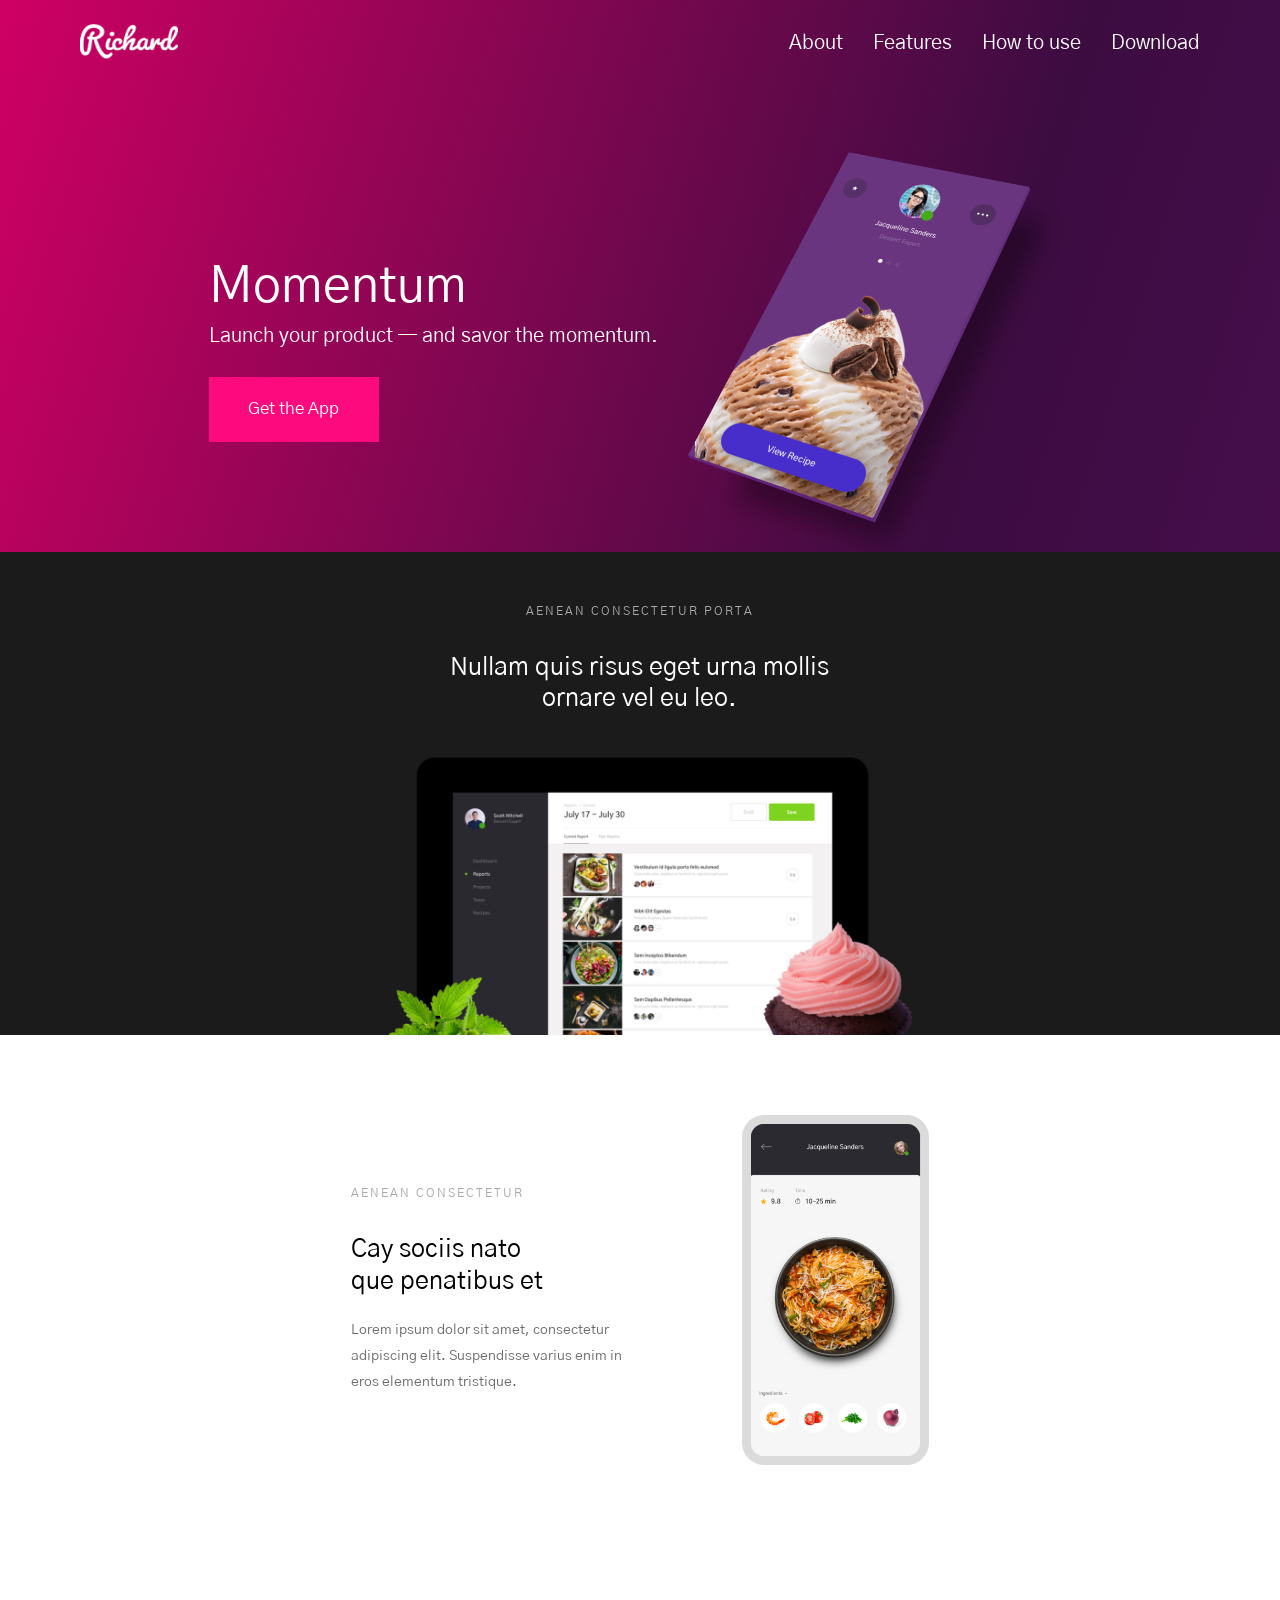
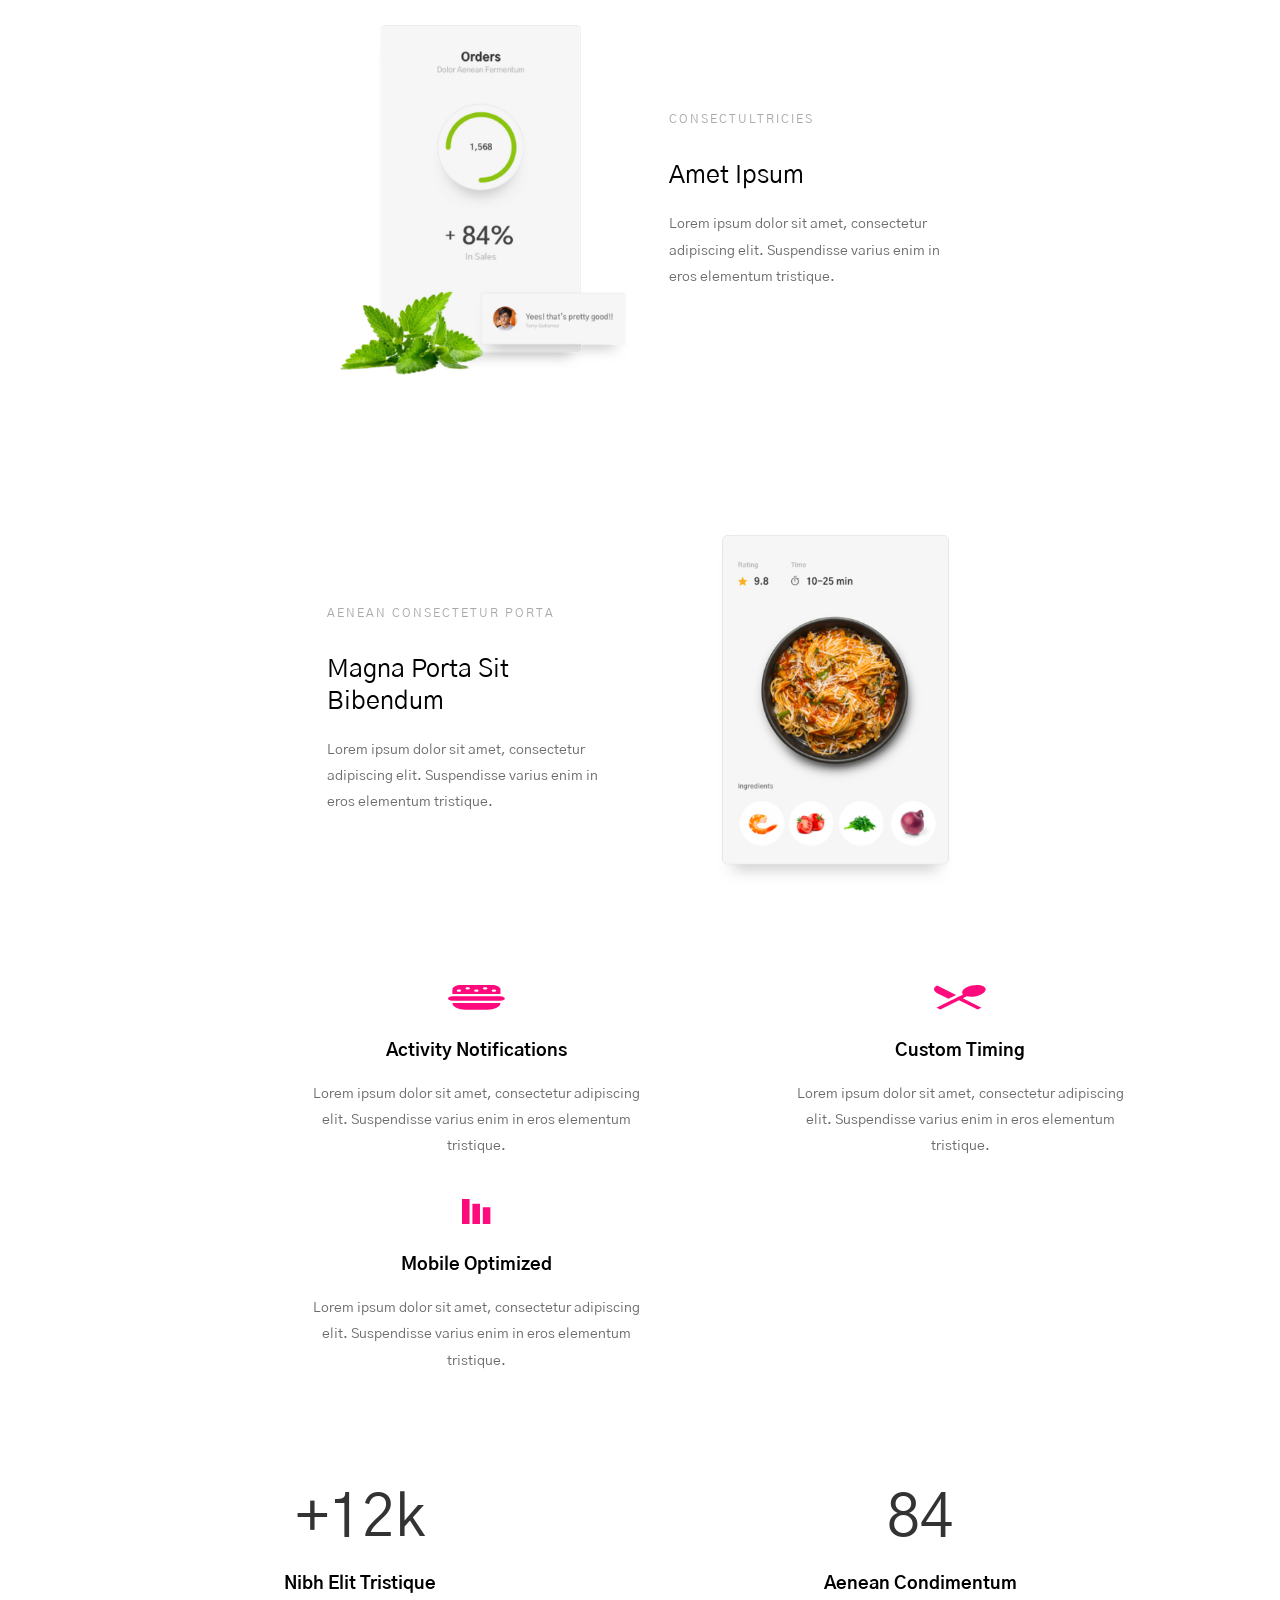
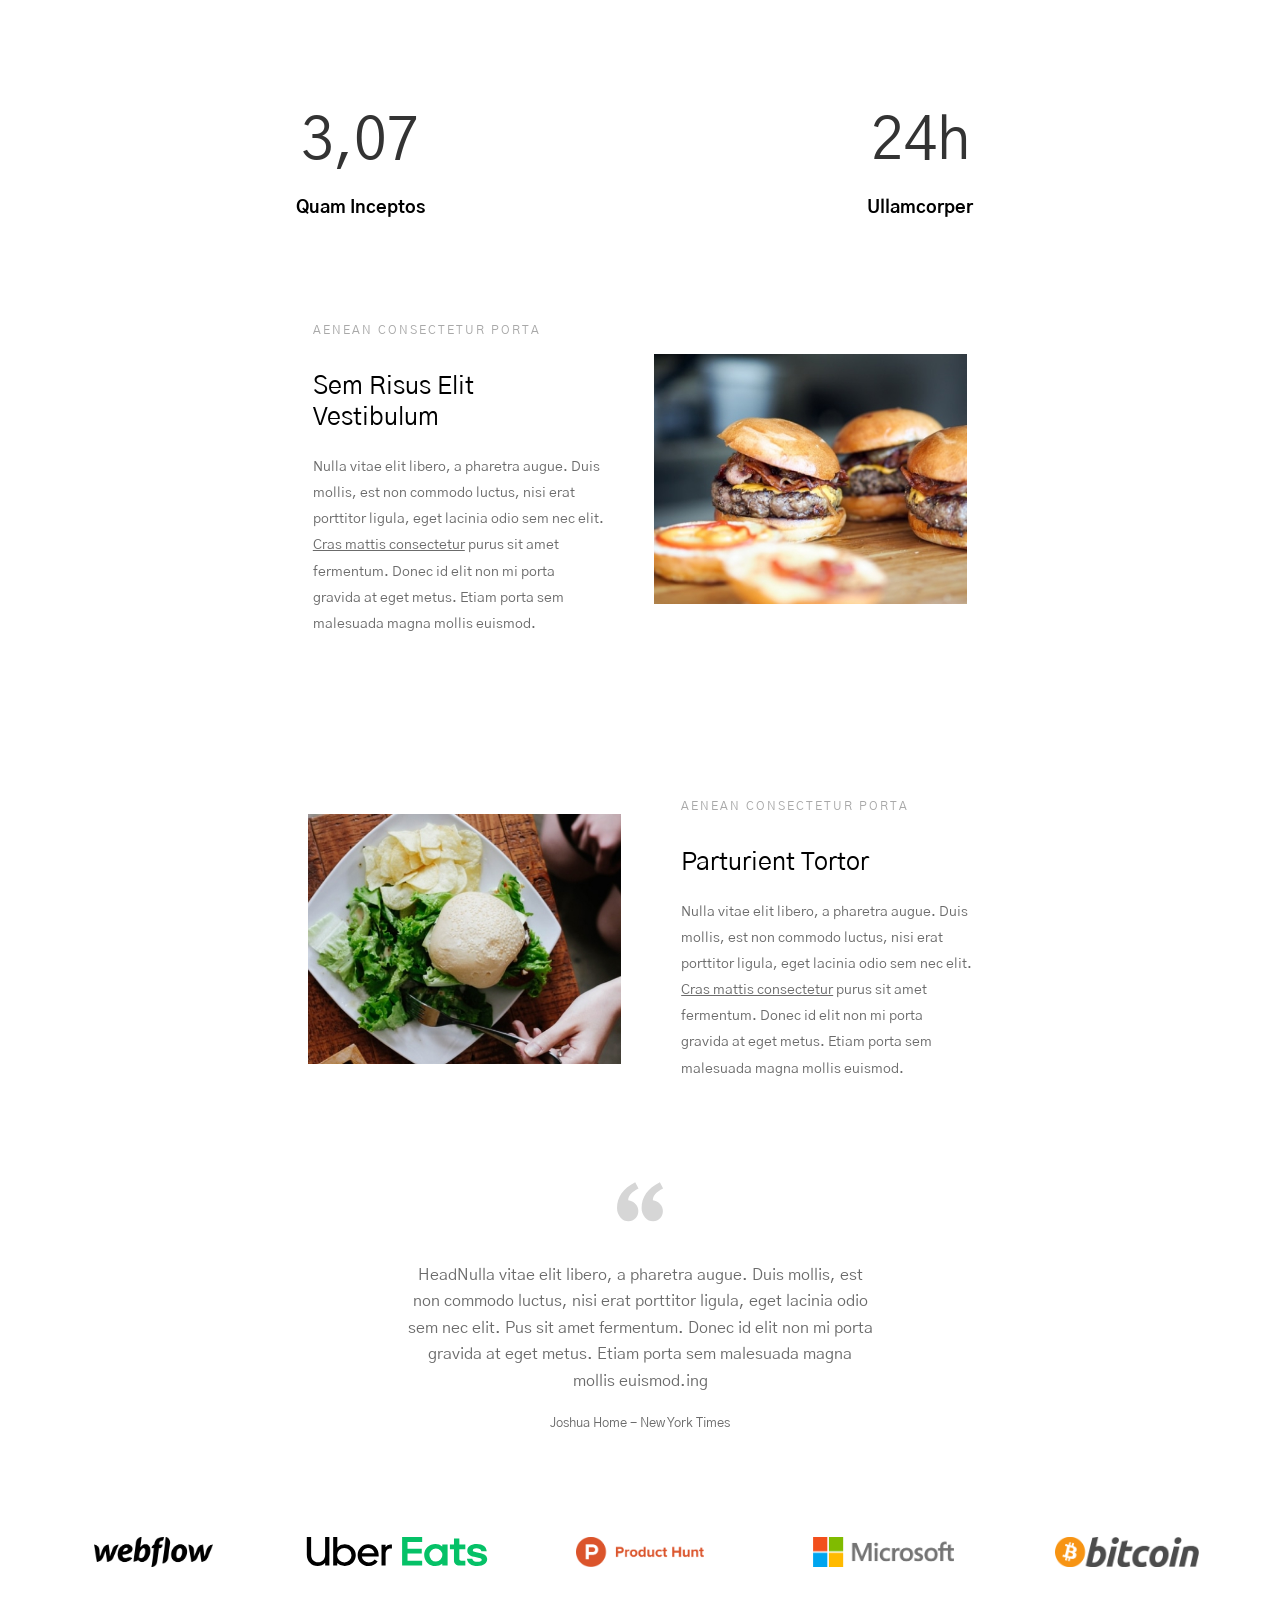
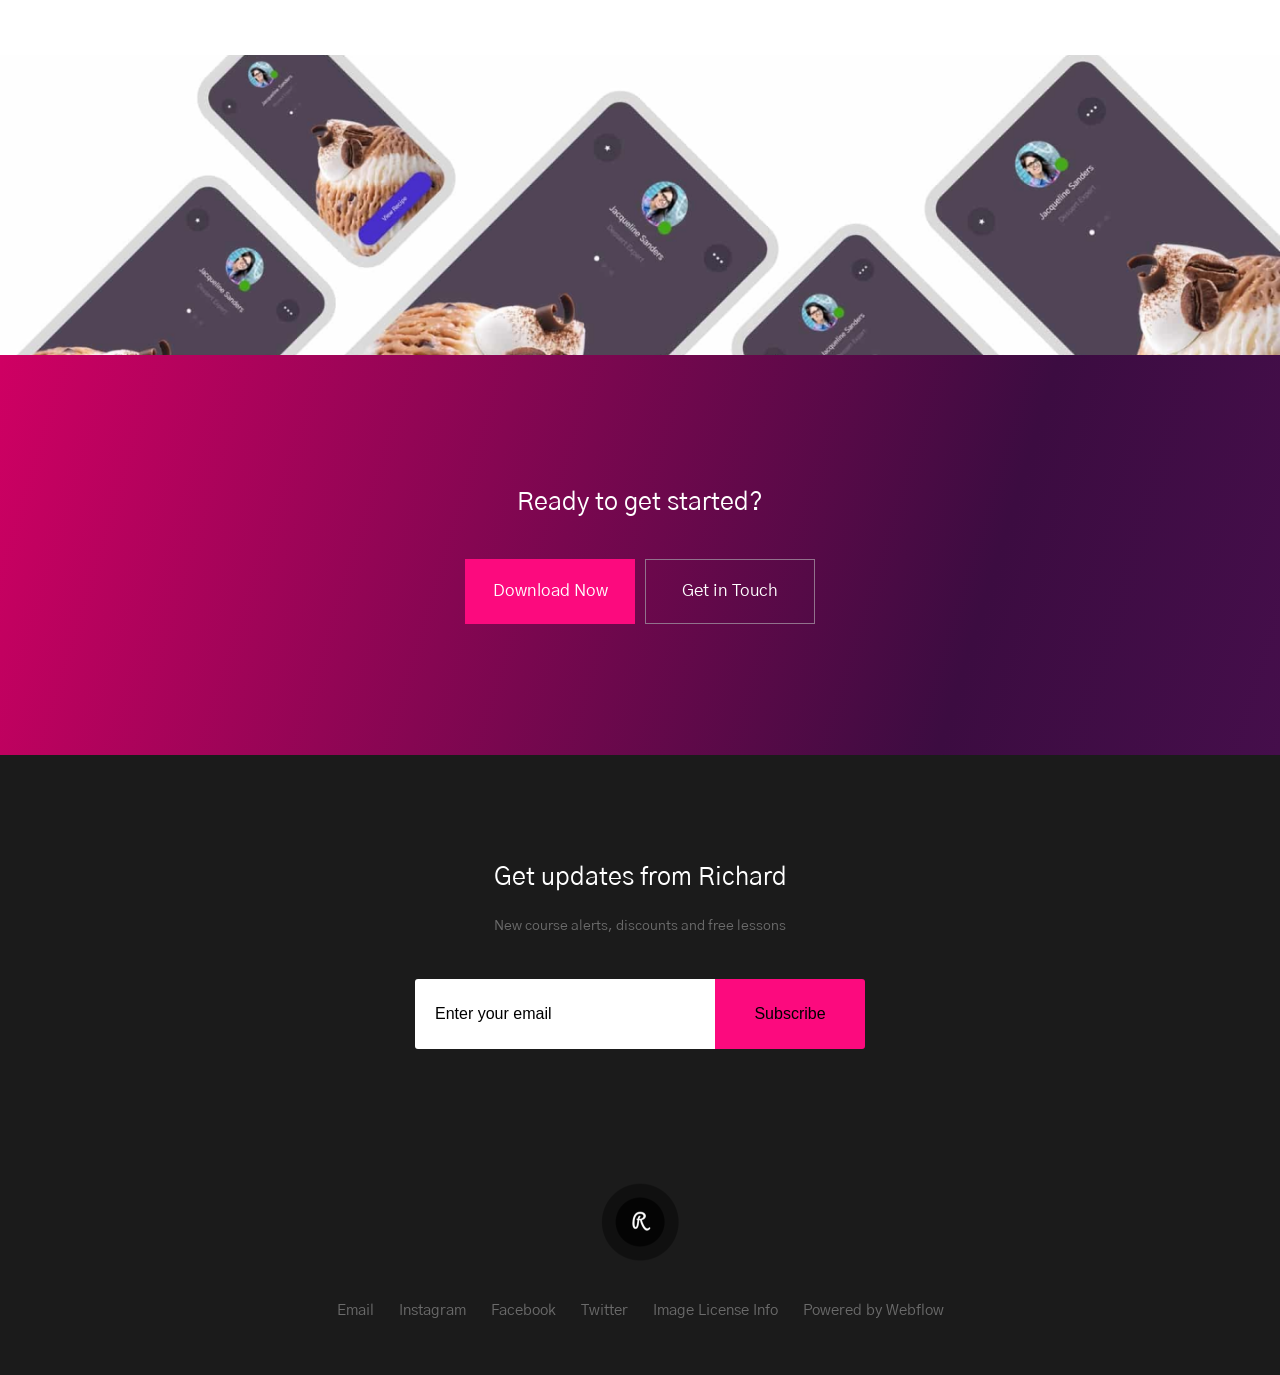
<file: index.html>
<!DOCTYPE html><html lang="en" class="page"><head><meta charset="UTF-8"><meta http-equiv="X-UA-Compatible" content="IE=edge"><meta name="viewport" content="width=device-width, initial-scale=1.0"><link rel="stylesheet" href="main.271330c6.css"><link rel="icon" href="favicon.862c0648.svg"><link href="https://fonts.googleapis.com/css2?family=Gothic+A1:wght@100;400;700&display=swap" rel="stylesheet"><title>Richard</title></head><body class="page__body"> <header class="page__header header"> <div class="header__content content"> <div class="container"> <div class="header__top-actions top-actions"> <a href="#" class="top-actions__logo logo"> <img src="logo.6642be9a.png" alt="Logo" class="logo-image"> </a> <a href="#side-menu" class="icon icon--menu"></a> <ul class="menu"> <li class="menu__item"> <a href="#about" class="menu__item-link">About</a> </li> <li class="menu__item"> <a href="#features" class="menu__item-link">Features</a> </li> <li class="menu__item"> <a href="#how-to-use" class="menu__item-link">How to use</a> </li> <li class="menu__item"> <a href="#download" class="menu__item-link">Download</a> </li> </ul> </div> </div> <div class="header-main-info"> <div class="container"> <div class="grid grid--desktop grid--center"> <div class="grid__item grid__item--1-7"> <div class="header-main-info__user"> <h1 class="header-main-info__title"> Momentum </h1> <h2 class="header-main-info__subtitle"> Launch your product — and savor the momentum. </h2> <a href="#" class="button"> Get the App </a> </div> </div> <div class="grid__item grid__item--8-12"> <img src="header-image.18513db1.svg" alt="Header image" class="header-main-info__image"> </div> </div> </div> </div> </div> </header> <nav class="page__side-menu side-menu" id="side-menu"> <div class="container"> <div class="side-menu__content"> <div class="side-menu__top-actions top-actions top-actions--side-menu"> <a href="#" class="logo"> <img src="logo.6642be9a.png" alt="Logo" class="logo-image logo-image--side-menu"> </a> <a href="#" class="top-actions__icon icon icon--cross"></a> </div> <ul class="side-menu__list"> <li class="side-menu__item"> <a href="#about-us" class="side-menu__link">About</a> </li> <li class="side-menu__item"> <a href="#services" class="side-menu__link">Features</a> </li> <li class="side-menu__item"> <a href="#testimonials" class="side-menu__link">How to use</a> </li> <li class="side-menu__item"> <a href="#contact-us" class="side-menu__link">Download</a> </li> </ul> </div> </div> </nav> <div class="page__orders orders"> <div class="container"> <div class="orders__container"> <h4 class="subtitle"> Aenean Consectetur Porta </h4> <p class="subtitle subtitle--bold subtitle--white"> Nullam quis risus eget urna mollis <br> ornare vel eu leo. </p> <div class="orders__container-image"> <img src="black-screen-image.cc4cf525.png" class="orders__image" alt="Orders"> </div> </div> </div> </div> <section class="page__section how-to-use" id="how-to-use"> <div class="how-to-use__item use-item"> <div class="use-item__info"> <h4 class="subtitle"> Aenean Consectetur </h4> <h2 class="subtitle subtitle--bold"> Cay sociis nato <br> que penatibus et </h2> <p class="subtitle subtitle--text"> Lorem ipsum dolor sit amet, consectetur <br> adipiscing elit. Suspendisse varius enim in <br> eros elementum tristique. </p> </div> <div class="use-item__image-container"> <img src="how-to-use-1.262b6bd1.jpg" alt="How to use image 1" class="use-item__image"> </div> </div> <div class="how-to-use__item use-item use-item--second"> <div class="use-item__image-container use-item__image-container--second"> <img src="how-to-use-2.b7a35c64.jpg" alt="How to use image 2" class="use-item__image"> </div> <div class="use-item__info use-item__info--second"> <h4 class="subtitle">ConsectUltricies</h4> <h2 class="subtitle subtitle--bold">Amet Ipsum</h2> <p class="subtitle subtitle--text"> Lorem ipsum dolor sit amet, consectetur <br> adipiscing elit. Suspendisse varius enim in <br> eros elementum tristique. </p> </div> </div> <div class="how-to-use__item use-item"> <div class="use-item__info"> <h4 class="use-item__subtitle subtitle"> Aenean Consectetur Porta </h4> <h2 class="subtitle subtitle--bold"> Magna Porta Sit <br> Bibendum </h2> <p class="subtitle subtitle--text"> Lorem ipsum dolor sit amet, consectetur <br> adipiscing elit. Suspendisse varius enim in <br> eros elementum tristique. </p> </div> <div class="use-item__image-container"> <img src="how-to-use-3.c119ca46.jpg" alt="How to use image 3" class="use-item__image"> </div> </div> </section> <section class="page__section features" id="features"> <div class="features__item"> <img src="features-1.5c4ff9b2.svg" class="features__icon" alt="Activity Notifications"> <h5 class="features__title">Activity Notifications</h5> <p class="features__text subtitle subtitle--text">Lorem ipsum dolor sit amet, consectetur adipiscing <br> elit. Suspendisse varius enim in eros elementum <br> tristique.</p> </div> <div class="features__item"> <img src="features-2.8a940d28.svg" class="features__icon" alt="Custom Timing"> <h5 class="features__title">Custom Timing</h5> <p class="features__text subtitle subtitle--text">Lorem ipsum dolor sit amet, consectetur adipiscing <br> elit. Suspendisse varius enim in eros elementum <br> tristique.</p> </div> <div class="features__item"> <img src="features-3.1eb5287b.svg" class="features__icon" alt="Mobile Optimized"> <h5 class="features__title">Mobile Optimized</h5> <p class="features__text subtitle subtitle--text">Lorem ipsum dolor sit amet, consectetur adipiscing <br> elit. Suspendisse varius enim in eros elementum <br> tristique.</p> </div> </section> <div class="statistics page__section"> <div class="statistics__item"> <h2 class="statistics__title">+12k</h2> <h4 class="statistics__subtitle">Nibh Elit Tristique</h4> </div> <div class="statistics__item"> <h2 class="statistics__title">84</h2> <h4 class="statistics__subtitle">Aenean Condimentum</h4> </div> <div class="statistics__item"> <h2 class="statistics__title">3,07</h2> <h4 class="statistics__subtitle">Quam Inceptos</h4> </div> <div class="statistics__item"> <h2 class="statistics__title">24h</h2> <h4 class="statistics__subtitle">Ullamcorper</h4> </div> </div> <section class="page__section about" id="about"> <div class="container"> <div class="about__item about-item"> <div class="about-item__info"> <h4 class="subtitle">Aenean Consectetur Porta</h4> <h2 class="subtitle subtitle--bold"> Sem Risus Elit<br> Vestibulum </h2> <p class="subtitle subtitle--text">Nulla vitae elit libero, a pharetra augue. Duis <br> mollis, est non commodo luctus, nisi erat <br> porttitor ligula, eget lacinia odio sem nec elit.<br> <a href="#" class="subtitle subtitle--text">Cras mattis consectetur</a> purus sit amet<br> fermentum. Donec id elit non mi porta <br> gravida at eget metus. Etiam porta sem <br> malesuada magna mollis euismod. </p> </div> <div class="about-item__image-container"> <img src="about-1.7ca90f2c.jpg" alt="Burgers" class="about-item__image"> </div> </div> <div class="about__item about-item"> <div class="about-item__image-container about-item__image-container--second"> <img src="about-2.9a5973c4.jpg" alt="Sandwich" class="about-item__image"> </div> <div class="about-item__info about-item__info--second"> <h4 class="subtitle">Aenean Consectetur Porta</h4> <h2 class="subtitle subtitle--bold"> Parturient Tortor </h2> <p class="subtitle subtitle--text">Nulla vitae elit libero, a pharetra augue. Duis <br> mollis, est non commodo luctus, nisi erat <br> porttitor ligula, eget lacinia odio sem nec elit.<br> <a href="#" class="subtitle subtitle--text">Cras mattis consectetur</a> purus sit amet<br> fermentum. Donec id elit non mi porta <br> gravida at eget metus. Etiam porta sem <br> malesuada magna mollis euismod. </p> </div> </div> </div> </section> <div class="page__quote quote"> <div class="container"> <img src="quotes.baeaf35c.svg" alt="Quote" class="quote__image"> <p class="quote__text"> HeadNulla vitae elit libero, a pharetra augue. Duis mollis, est <br> non commodo luctus, nisi erat porttitor ligula, eget lacinia odio <br> sem nec elit. Pus sit amet fermentum. Donec id elit non mi porta <br> gravida at eget metus. Etiam porta sem malesuada magna <br> mollis euismod.ing </p> <h6 class="quote__sourse"> Joshua Home - New York Times </h6> </div> </div> <div class="page__partners partners"> <a href="https://webflow.com/" target="_blank" class="partners__logo-container"> <img src="webflow-logo.4d63e179.png" alt="Webflow" class="partners__logo"> </a> <a href="https://www.ubereats.com/" target="_blank" class="partners__logo-container"> <img src="uber-eats.3a22d42f.svg" alt="Uber eats" class="partners__logo"> </a> <a href="https://www.producthunt.com/" target="_blank" class="partners__logo-container"> <img src="product-hunt-logo.07d8fce1.png" alt="Product Hunt" class="partners__logo"> </a> <a href="https://www.microsoft.com/uk-ua" target="_blank" class="partners__logo-container"> <img src="microsoft-logo.122e18bd.png" alt="Microsoft" class="partners__logo"> </a> <a href="https://bitcoin.org/uk/" target="_blank" class="partners__logo-container"> <img src="bitcoin-logo.c010b1e3.png" alt="Bitcoin" class="partners__logo"> </a> </div> <img src="bottom-image.c82cd59b.png" alt="Bottom image" class="bottom-image"> <section class="ready-start" id="download"> <div class="container"> <div class="ready-start__content"> <h2 class="ready-start__title subtitle subtitle--bold subtitle--white">Ready to get started?</h2> <div class="ready-start__buttons"> <a href="#" class="ready-start__download button">Download Now</a> <a href="#" class="ready-start__get-in-touch button">Get in Touch</a> </div> </div> </div> </section> <section class="contact-us"> <div class="container"> <div class="contact-us__content"> <h2 class="subtitle subtitle--bold subtitle--white"> Get updates from Richard </h2> <p class="contact-us__text subtitle subtitle--text"> New course alerts, discounts and free lessons </p> <form action="#" class="contact-us__form"> <input autocomplete="off" type="email" required name="form[]" placeholder="Enter your email" class="contact-us__input"> <button type="submit" class="contact-us__button">Subscribe</button> </form> </div> </div> </section> <footer class="footer"> <div class="footer__content"> <img src="footer-logo.862c0648.svg" alt="Logo" class="footer__logo"> <div class="footer__social-medias social-media"> <a href="#" class="social-media__item"> Email </a> <a href="#" class="social-media__item"> Instagram </a> <a href="#" class="social-media__item"> Facebook </a> <a href="#" class="social-media__item"> Twitter </a> <a href="#" class="social-media__item"> Image License Info </a> <a href="#" class="social-media__item"> Powered by Webflow </a> </div> </div> </footer> </body></html>
</file>
<file: main.271330c6.css>
.page{font-family:Gothic A1,sans-serif;background:#fff;font-size:16px;font-weight:400;padding:0;box-sizing:border-box;overflow-x:hidden;scroll-behavior:smooth}.page,.page__body{margin:0}.page__side-menu{position:fixed;top:0;left:0;right:0;transform:translateX(-100%);transition:transform .5s}.page__side-menu:target{transform:translateX(0)}.page__orders{margin-bottom:80px}@media (max-width:700px) and (min-width:500px){.page__orders{margin-bottom:50px}}.page__section{margin-bottom:160px}@media (max-width:1280px) and (min-width:700px){.page__section{margin-bottom:100px}}@media (max-width:700px) and (min-width:500px){.page__section{margin-bottom:100px}}@media (max-width:500px){.page__section{margin-bottom:80px}}.page__quote{margin-bottom:130px}@media (max-width:1280px) and (min-width:700px){.page__quote{margin-bottom:90px}}@media (max-width:700px) and (min-width:500px){.page__quote{margin-bottom:80px}}@media (max-width:500px){.page__quote{margin-bottom:50px}}.page__partners{margin-bottom:120px}@media (max-width:1280px) and (min-width:700px){.page__partners{margin-bottom:80px}}@media (max-width:700px) and (min-width:500px){.page__partners{margin-bottom:50px}}@media (max-width:500px){.page__partners{margin-bottom:30px}}.icon{display:none;height:15px;width:15px;background-size:contain;background-position:50%;background-repeat:no-repeat}.icon--menu{background-image:url(menu.bd0518fa.svg)}@media (max-width:500px){.icon--menu{display:block}}.icon--cross{display:block;background-image:url(cross.07611dbe.svg)}.subtitle{font-size:12px;font-weight:400;line-height:166%;letter-spacing:2px;color:#a8a8a8;text-transform:uppercase;margin:0 0 30px}@media (min-width:1330px){.subtitle{font-size:17px}}@media (max-width:700px) and (min-width:500px){.subtitle{margin-bottom:12px;font-size:9px}}@media (max-width:500px){.subtitle{margin-bottom:12px;font-size:7px}}.subtitle--bold{font-size:38px;font-weight:400;line-height:126%;letter-spacing:0;color:#000;white-space:nowrap;text-transform:none;margin:0 0 20px}@media (max-width:1280px) and (min-width:700px){.subtitle--bold{font-size:25px}}@media (max-width:700px) and (min-width:500px){.subtitle--bold{font-size:20px;margin-bottom:15px}}@media (max-width:500px){.subtitle--bold{font-size:15px;margin-bottom:15px}}.subtitle--text{font-size:16px;line-height:187%;color:#6b6b6b;white-space:nowrap;text-transform:none;margin:0;letter-spacing:0}@media (min-width:1330px){.subtitle--text{font-size:18px}}@media (max-width:1280px) and (min-width:700px){.subtitle--text{font-size:14px}}@media (max-width:700px) and (min-width:500px){.subtitle--text{font-size:13px}}@media (max-width:500px){.subtitle--text{font-size:11px}}.subtitle--white{text-transform:none;color:#fff}.logo{display:block}.logo-image{height:43px}@media (max-width:1280px) and (min-width:700px){.logo-image{height:35px}}@media (max-width:700px) and (min-width:500px){.logo-image{height:22px}}@media (max-width:500px){.logo-image{height:25px;margin-right:20px}}.logo-image--side-menu{margin-right:0}.container{max-width:1140px;margin:0 auto;padding:0 130px}@media (max-width:1280px) and (min-width:700px){.container{padding:0 80px}}@media (max-width:700px) and (min-width:500px){.container{padding:0 80px}}@media (max-width:500px){.container{padding:0 20px}}.grid{display:grid;grid-template-columns:repeat(12,1fr);column-gap:20px}@media (max-width:1280px) and (min-width:700px){.grid{grid-template-columns:repeat(6,1fr);column-gap:30px}}.grid--center{align-items:center}.grid--desktop{display:grid}@media (max-width:700px) and (min-width:500px){.grid--desktop{display:block}}@media (max-width:500px){.grid--desktop{display:block}}.grid__item--1-1{grid-column:1/2}@media (min-width:1330px){.grid__item--desktop-1-1{grid-column:1/2}}@media (max-width:1280px) and (min-width:700px){.grid__item--desktop-1-1{grid-column:1/2}}.grid__item--1-2{grid-column:1/3}@media (min-width:1330px){.grid__item--desktop-1-2{grid-column:1/3}}@media (max-width:1280px) and (min-width:700px){.grid__item--desktop-1-2{grid-column:1/3}}.grid__item--1-3{grid-column:1/4}@media (min-width:1330px){.grid__item--desktop-1-3{grid-column:1/4}}@media (max-width:1280px) and (min-width:700px){.grid__item--desktop-1-3{grid-column:1/4}}.grid__item--1-4{grid-column:1/5}@media (min-width:1330px){.grid__item--desktop-1-4{grid-column:1/5}}@media (max-width:1280px) and (min-width:700px){.grid__item--desktop-1-4{grid-column:1/5}}.grid__item--1-5{grid-column:1/6}@media (min-width:1330px){.grid__item--desktop-1-5{grid-column:1/6}}@media (max-width:1280px) and (min-width:700px){.grid__item--desktop-1-5{grid-column:1/6}}.grid__item--1-6{grid-column:1/7}@media (min-width:1330px){.grid__item--desktop-1-6{grid-column:1/7}}@media (max-width:1280px) and (min-width:700px){.grid__item--desktop-1-6{grid-column:1/7}}.grid__item--1-7{grid-column:1/8}@media (min-width:1330px){.grid__item--desktop-1-7{grid-column:1/8}}@media (max-width:1280px) and (min-width:700px){.grid__item--desktop-1-7{grid-column:1/8}}.grid__item--1-8{grid-column:1/9}@media (min-width:1330px){.grid__item--desktop-1-8{grid-column:1/9}}@media (max-width:1280px) and (min-width:700px){.grid__item--desktop-1-8{grid-column:1/9}}.grid__item--1-9{grid-column:1/10}@media (min-width:1330px){.grid__item--desktop-1-9{grid-column:1/10}}@media (max-width:1280px) and (min-width:700px){.grid__item--desktop-1-9{grid-column:1/10}}.grid__item--1-10{grid-column:1/11}@media (min-width:1330px){.grid__item--desktop-1-10{grid-column:1/11}}@media (max-width:1280px) and (min-width:700px){.grid__item--desktop-1-10{grid-column:1/11}}.grid__item--1-11{grid-column:1/12}@media (min-width:1330px){.grid__item--desktop-1-11{grid-column:1/12}}@media (max-width:1280px) and (min-width:700px){.grid__item--desktop-1-11{grid-column:1/12}}.grid__item--1-12{grid-column:1/13}@media (min-width:1330px){.grid__item--desktop-1-12{grid-column:1/13}}@media (max-width:1280px) and (min-width:700px){.grid__item--desktop-1-12{grid-column:1/13}}.grid__item--2-2{grid-column:2/3}@media (min-width:1330px){.grid__item--desktop-2-2{grid-column:2/3}}@media (max-width:1280px) and (min-width:700px){.grid__item--desktop-2-2{grid-column:2/3}}.grid__item--2-3{grid-column:2/4}@media (min-width:1330px){.grid__item--desktop-2-3{grid-column:2/4}}@media (max-width:1280px) and (min-width:700px){.grid__item--desktop-2-3{grid-column:2/4}}.grid__item--2-4{grid-column:2/5}@media (min-width:1330px){.grid__item--desktop-2-4{grid-column:2/5}}@media (max-width:1280px) and (min-width:700px){.grid__item--desktop-2-4{grid-column:2/5}}.grid__item--2-5{grid-column:2/6}@media (min-width:1330px){.grid__item--desktop-2-5{grid-column:2/6}}@media (max-width:1280px) and (min-width:700px){.grid__item--desktop-2-5{grid-column:2/6}}.grid__item--2-6{grid-column:2/7}@media (min-width:1330px){.grid__item--desktop-2-6{grid-column:2/7}}@media (max-width:1280px) and (min-width:700px){.grid__item--desktop-2-6{grid-column:2/7}}.grid__item--2-7{grid-column:2/8}@media (min-width:1330px){.grid__item--desktop-2-7{grid-column:2/8}}@media (max-width:1280px) and (min-width:700px){.grid__item--desktop-2-7{grid-column:2/8}}.grid__item--2-8{grid-column:2/9}@media (min-width:1330px){.grid__item--desktop-2-8{grid-column:2/9}}@media (max-width:1280px) and (min-width:700px){.grid__item--desktop-2-8{grid-column:2/9}}.grid__item--2-9{grid-column:2/10}@media (min-width:1330px){.grid__item--desktop-2-9{grid-column:2/10}}@media (max-width:1280px) and (min-width:700px){.grid__item--desktop-2-9{grid-column:2/10}}.grid__item--2-10{grid-column:2/11}@media (min-width:1330px){.grid__item--desktop-2-10{grid-column:2/11}}@media (max-width:1280px) and (min-width:700px){.grid__item--desktop-2-10{grid-column:2/11}}.grid__item--2-11{grid-column:2/12}@media (min-width:1330px){.grid__item--desktop-2-11{grid-column:2/12}}@media (max-width:1280px) and (min-width:700px){.grid__item--desktop-2-11{grid-column:2/12}}.grid__item--2-12{grid-column:2/13}@media (min-width:1330px){.grid__item--desktop-2-12{grid-column:2/13}}@media (max-width:1280px) and (min-width:700px){.grid__item--desktop-2-12{grid-column:2/13}}.grid__item--3-3{grid-column:3/4}@media (min-width:1330px){.grid__item--desktop-3-3{grid-column:3/4}}@media (max-width:1280px) and (min-width:700px){.grid__item--desktop-3-3{grid-column:3/4}}.grid__item--3-4{grid-column:3/5}@media (min-width:1330px){.grid__item--desktop-3-4{grid-column:3/5}}@media (max-width:1280px) and (min-width:700px){.grid__item--desktop-3-4{grid-column:3/5}}.grid__item--3-5{grid-column:3/6}@media (min-width:1330px){.grid__item--desktop-3-5{grid-column:3/6}}@media (max-width:1280px) and (min-width:700px){.grid__item--desktop-3-5{grid-column:3/6}}.grid__item--3-6{grid-column:3/7}@media (min-width:1330px){.grid__item--desktop-3-6{grid-column:3/7}}@media (max-width:1280px) and (min-width:700px){.grid__item--desktop-3-6{grid-column:3/7}}.grid__item--3-7{grid-column:3/8}@media (min-width:1330px){.grid__item--desktop-3-7{grid-column:3/8}}@media (max-width:1280px) and (min-width:700px){.grid__item--desktop-3-7{grid-column:3/8}}.grid__item--3-8{grid-column:3/9}@media (min-width:1330px){.grid__item--desktop-3-8{grid-column:3/9}}@media (max-width:1280px) and (min-width:700px){.grid__item--desktop-3-8{grid-column:3/9}}.grid__item--3-9{grid-column:3/10}@media (min-width:1330px){.grid__item--desktop-3-9{grid-column:3/10}}@media (max-width:1280px) and (min-width:700px){.grid__item--desktop-3-9{grid-column:3/10}}.grid__item--3-10{grid-column:3/11}@media (min-width:1330px){.grid__item--desktop-3-10{grid-column:3/11}}@media (max-width:1280px) and (min-width:700px){.grid__item--desktop-3-10{grid-column:3/11}}.grid__item--3-11{grid-column:3/12}@media (min-width:1330px){.grid__item--desktop-3-11{grid-column:3/12}}@media (max-width:1280px) and (min-width:700px){.grid__item--desktop-3-11{grid-column:3/12}}.grid__item--3-12{grid-column:3/13}@media (min-width:1330px){.grid__item--desktop-3-12{grid-column:3/13}}@media (max-width:1280px) and (min-width:700px){.grid__item--desktop-3-12{grid-column:3/13}}.grid__item--4-4{grid-column:4/5}@media (min-width:1330px){.grid__item--desktop-4-4{grid-column:4/5}}@media (max-width:1280px) and (min-width:700px){.grid__item--desktop-4-4{grid-column:4/5}}.grid__item--4-5{grid-column:4/6}@media (min-width:1330px){.grid__item--desktop-4-5{grid-column:4/6}}@media (max-width:1280px) and (min-width:700px){.grid__item--desktop-4-5{grid-column:4/6}}.grid__item--4-6{grid-column:4/7}@media (min-width:1330px){.grid__item--desktop-4-6{grid-column:4/7}}@media (max-width:1280px) and (min-width:700px){.grid__item--desktop-4-6{grid-column:4/7}}.grid__item--4-7{grid-column:4/8}@media (min-width:1330px){.grid__item--desktop-4-7{grid-column:4/8}}@media (max-width:1280px) and (min-width:700px){.grid__item--desktop-4-7{grid-column:4/8}}.grid__item--4-8{grid-column:4/9}@media (min-width:1330px){.grid__item--desktop-4-8{grid-column:4/9}}@media (max-width:1280px) and (min-width:700px){.grid__item--desktop-4-8{grid-column:4/9}}.grid__item--4-9{grid-column:4/10}@media (min-width:1330px){.grid__item--desktop-4-9{grid-column:4/10}}@media (max-width:1280px) and (min-width:700px){.grid__item--desktop-4-9{grid-column:4/10}}.grid__item--4-10{grid-column:4/11}@media (min-width:1330px){.grid__item--desktop-4-10{grid-column:4/11}}@media (max-width:1280px) and (min-width:700px){.grid__item--desktop-4-10{grid-column:4/11}}.grid__item--4-11{grid-column:4/12}@media (min-width:1330px){.grid__item--desktop-4-11{grid-column:4/12}}@media (max-width:1280px) and (min-width:700px){.grid__item--desktop-4-11{grid-column:4/12}}.grid__item--4-12{grid-column:4/13}@media (min-width:1330px){.grid__item--desktop-4-12{grid-column:4/13}}@media (max-width:1280px) and (min-width:700px){.grid__item--desktop-4-12{grid-column:4/13}}.grid__item--5-5{grid-column:5/6}@media (min-width:1330px){.grid__item--desktop-5-5{grid-column:5/6}}@media (max-width:1280px) and (min-width:700px){.grid__item--desktop-5-5{grid-column:5/6}}.grid__item--5-6{grid-column:5/7}@media (min-width:1330px){.grid__item--desktop-5-6{grid-column:5/7}}@media (max-width:1280px) and (min-width:700px){.grid__item--desktop-5-6{grid-column:5/7}}.grid__item--5-7{grid-column:5/8}@media (min-width:1330px){.grid__item--desktop-5-7{grid-column:5/8}}@media (max-width:1280px) and (min-width:700px){.grid__item--desktop-5-7{grid-column:5/8}}.grid__item--5-8{grid-column:5/9}@media (min-width:1330px){.grid__item--desktop-5-8{grid-column:5/9}}@media (max-width:1280px) and (min-width:700px){.grid__item--desktop-5-8{grid-column:5/9}}.grid__item--5-9{grid-column:5/10}@media (min-width:1330px){.grid__item--desktop-5-9{grid-column:5/10}}@media (max-width:1280px) and (min-width:700px){.grid__item--desktop-5-9{grid-column:5/10}}.grid__item--5-10{grid-column:5/11}@media (min-width:1330px){.grid__item--desktop-5-10{grid-column:5/11}}@media (max-width:1280px) and (min-width:700px){.grid__item--desktop-5-10{grid-column:5/11}}.grid__item--5-11{grid-column:5/12}@media (min-width:1330px){.grid__item--desktop-5-11{grid-column:5/12}}@media (max-width:1280px) and (min-width:700px){.grid__item--desktop-5-11{grid-column:5/12}}.grid__item--5-12{grid-column:5/13}@media (min-width:1330px){.grid__item--desktop-5-12{grid-column:5/13}}@media (max-width:1280px) and (min-width:700px){.grid__item--desktop-5-12{grid-column:5/13}}.grid__item--6-6{grid-column:6/7}@media (min-width:1330px){.grid__item--desktop-6-6{grid-column:6/7}}@media (max-width:1280px) and (min-width:700px){.grid__item--desktop-6-6{grid-column:6/7}}.grid__item--6-7{grid-column:6/8}@media (min-width:1330px){.grid__item--desktop-6-7{grid-column:6/8}}@media (max-width:1280px) and (min-width:700px){.grid__item--desktop-6-7{grid-column:6/8}}.grid__item--6-8{grid-column:6/9}@media (min-width:1330px){.grid__item--desktop-6-8{grid-column:6/9}}@media (max-width:1280px) and (min-width:700px){.grid__item--desktop-6-8{grid-column:6/9}}.grid__item--6-9{grid-column:6/10}@media (min-width:1330px){.grid__item--desktop-6-9{grid-column:6/10}}@media (max-width:1280px) and (min-width:700px){.grid__item--desktop-6-9{grid-column:6/10}}.grid__item--6-10{grid-column:6/11}@media (min-width:1330px){.grid__item--desktop-6-10{grid-column:6/11}}@media (max-width:1280px) and (min-width:700px){.grid__item--desktop-6-10{grid-column:6/11}}.grid__item--6-11{grid-column:6/12}@media (min-width:1330px){.grid__item--desktop-6-11{grid-column:6/12}}@media (max-width:1280px) and (min-width:700px){.grid__item--desktop-6-11{grid-column:6/12}}.grid__item--6-12{grid-column:6/13}@media (min-width:1330px){.grid__item--desktop-6-12{grid-column:6/13}}@media (max-width:1280px) and (min-width:700px){.grid__item--desktop-6-12{grid-column:6/13}}.grid__item--7-7{grid-column:7/8}@media (min-width:1330px){.grid__item--desktop-7-7{grid-column:7/8}}@media (max-width:1280px) and (min-width:700px){.grid__item--desktop-7-7{grid-column:7/8}}.grid__item--7-8{grid-column:7/9}@media (min-width:1330px){.grid__item--desktop-7-8{grid-column:7/9}}@media (max-width:1280px) and (min-width:700px){.grid__item--desktop-7-8{grid-column:7/9}}.grid__item--7-9{grid-column:7/10}@media (min-width:1330px){.grid__item--desktop-7-9{grid-column:7/10}}@media (max-width:1280px) and (min-width:700px){.grid__item--desktop-7-9{grid-column:7/10}}.grid__item--7-10{grid-column:7/11}@media (min-width:1330px){.grid__item--desktop-7-10{grid-column:7/11}}@media (max-width:1280px) and (min-width:700px){.grid__item--desktop-7-10{grid-column:7/11}}.grid__item--7-11{grid-column:7/12}@media (min-width:1330px){.grid__item--desktop-7-11{grid-column:7/12}}@media (max-width:1280px) and (min-width:700px){.grid__item--desktop-7-11{grid-column:7/12}}.grid__item--7-12{grid-column:7/13}@media (min-width:1330px){.grid__item--desktop-7-12{grid-column:7/13}}@media (max-width:1280px) and (min-width:700px){.grid__item--desktop-7-12{grid-column:7/13}}.grid__item--8-8{grid-column:8/9}@media (min-width:1330px){.grid__item--desktop-8-8{grid-column:8/9}}@media (max-width:1280px) and (min-width:700px){.grid__item--desktop-8-8{grid-column:8/9}}.grid__item--8-9{grid-column:8/10}@media (min-width:1330px){.grid__item--desktop-8-9{grid-column:8/10}}@media (max-width:1280px) and (min-width:700px){.grid__item--desktop-8-9{grid-column:8/10}}.grid__item--8-10{grid-column:8/11}@media (min-width:1330px){.grid__item--desktop-8-10{grid-column:8/11}}@media (max-width:1280px) and (min-width:700px){.grid__item--desktop-8-10{grid-column:8/11}}.grid__item--8-11{grid-column:8/12}@media (min-width:1330px){.grid__item--desktop-8-11{grid-column:8/12}}@media (max-width:1280px) and (min-width:700px){.grid__item--desktop-8-11{grid-column:8/12}}.grid__item--8-12{grid-column:8/13}@media (min-width:1330px){.grid__item--desktop-8-12{grid-column:8/13}}@media (max-width:1280px) and (min-width:700px){.grid__item--desktop-8-12{grid-column:8/13}}.grid__item--9-9{grid-column:9/10}@media (min-width:1330px){.grid__item--desktop-9-9{grid-column:9/10}}@media (max-width:1280px) and (min-width:700px){.grid__item--desktop-9-9{grid-column:9/10}}.grid__item--9-10{grid-column:9/11}@media (min-width:1330px){.grid__item--desktop-9-10{grid-column:9/11}}@media (max-width:1280px) and (min-width:700px){.grid__item--desktop-9-10{grid-column:9/11}}.grid__item--9-11{grid-column:9/12}@media (min-width:1330px){.grid__item--desktop-9-11{grid-column:9/12}}@media (max-width:1280px) and (min-width:700px){.grid__item--desktop-9-11{grid-column:9/12}}.grid__item--9-12{grid-column:9/13}@media (min-width:1330px){.grid__item--desktop-9-12{grid-column:9/13}}@media (max-width:1280px) and (min-width:700px){.grid__item--desktop-9-12{grid-column:9/13}}.grid__item--10-10{grid-column:10/11}@media (min-width:1330px){.grid__item--desktop-10-10{grid-column:10/11}}@media (max-width:1280px) and (min-width:700px){.grid__item--desktop-10-10{grid-column:10/11}}.grid__item--10-11{grid-column:10/12}@media (min-width:1330px){.grid__item--desktop-10-11{grid-column:10/12}}@media (max-width:1280px) and (min-width:700px){.grid__item--desktop-10-11{grid-column:10/12}}.grid__item--10-12{grid-column:10/13}@media (min-width:1330px){.grid__item--desktop-10-12{grid-column:10/13}}@media (max-width:1280px) and (min-width:700px){.grid__item--desktop-10-12{grid-column:10/13}}.grid__item--11-11{grid-column:11/12}@media (min-width:1330px){.grid__item--desktop-11-11{grid-column:11/12}}@media (max-width:1280px) and (min-width:700px){.grid__item--desktop-11-11{grid-column:11/12}}.grid__item--11-12{grid-column:11/13}@media (min-width:1330px){.grid__item--desktop-11-12{grid-column:11/13}}@media (max-width:1280px) and (min-width:700px){.grid__item--desktop-11-12{grid-column:11/13}}.grid__item--12-12{grid-column:12/13}@media (min-width:1330px){.grid__item--desktop-12-12{grid-column:12/13}}@media (max-width:1280px) and (min-width:700px){.grid__item--desktop-12-12{grid-column:12/13}}.header{background:linear-gradient(287.15deg,#450e4b,#3c0c41 24.48%,rgba(207,0,99,0)),linear-gradient(0deg,#cf0063,#cf0063);width:100vw}.header__content{overflow:hidden;height:max-content;padding:15px 0 0}@media (min-width:1330px){.header__content{padding:20px 0}}@media (max-width:700px) and (min-width:500px){.header__content{padding:15px 0}}@media (max-width:500px){.header__content{padding:15px 0}}.header__top-actions{margin-bottom:80px}@media (max-width:700px) and (min-width:500px){.header__top-actions{margin-bottom:50px}}@media (max-width:500px){.header__top-actions{margin-bottom:30px}}.top-actions{display:flex;justify-content:space-between;align-items:center;box-sizing:border-box;width:100%}@media (max-width:500px){.top-actions{justify-content:flex-start}}.top-actions--side-menu{justify-content:space-between}.menu{display:flex;padding:0}@media (max-width:500px){.menu{display:none}}.menu__item{list-style:none}.menu__item:not(:last-child){margin-right:30px}@media (max-width:700px) and (min-width:500px){.menu__item:not(:last-child){margin-right:12px}}@media (max-width:500px){.menu__item:not(:last-child){margin-right:12px}}.menu__item-link{color:#fff;padding:20px 0;font-size:20px;line-height:125%;font-weight:400;white-space:nowrap;text-decoration:none}@media (max-width:700px) and (min-width:500px){.menu__item-link{font-size:12px}}@media (max-width:500px){.menu__item-link{font-size:12px}}.header-main-info{display:flex;align-items:center;justify-content:space-between}@media (max-width:700px) and (min-width:500px){.header-main-info{display:grid;justify-items:center}}@media (max-width:500px){.header-main-info{display:grid;justify-items:center}}.header-main-info__user{display:flex;text-align:left;flex-direction:column}@media (max-width:700px) and (min-width:500px){.header-main-info__user{margin-bottom:30px}}@media (max-width:500px){.header-main-info__user{margin-bottom:30px}}.header-main-info__title{font-size:80px;font-weight:400;line-height:100%;color:#fff;margin:0 0 10px}@media (max-width:1280px) and (min-width:700px){.header-main-info__title{font-size:50px}}@media (max-width:700px) and (min-width:500px){.header-main-info__title{font-weight:700;font-size:25px;margin-bottom:15px}}@media (max-width:500px){.header-main-info__title{font-size:25px;margin-bottom:15px}}.header-main-info__subtitle{width:100%;font-size:30px;line-height:146%;font-weight:400;color:#fff;margin:0 0 25px}@media (max-width:1280px) and (min-width:700px){.header-main-info__subtitle{font-size:20px}}@media (max-width:700px) and (min-width:500px){.header-main-info__subtitle{font-size:17px}}@media (max-width:500px){.header-main-info__subtitle{font-size:13px}}.header-main-info__image{display:block;object-fit:cover;object-position:center;height:650px}@media (min-width:1330px){.header-main-info__image{max-width:1600px}}@media (max-width:1280px) and (min-width:700px){.header-main-info__image{height:400px}}@media (max-width:700px) and (min-width:500px){.header-main-info__image{height:350px}}@media (max-width:500px){.header-main-info__image{height:250px}}.side-menu{display:none;background-color:#fc0a7e}@media (max-width:500px){.side-menu{display:block}}.side-menu__content{box-sizing:border-box;height:100vh;padding:15px 0}.side-menu__top-actions{margin-bottom:40px}.side-menu__list{list-style:none;margin:0 0 48px;padding:0}.side-menu__item:not(:last-child){margin-bottom:15px}.side-menu__link{display:inline-block;font-size:12px;font-weight:700;font-family:inherit;line-height:22px;letter-spacing:1px;text-align:left}.button,.side-menu__link{color:#fff;text-decoration:none}.button{height:65px;width:170px;display:flex;justify-content:center;text-align:center;align-items:center;box-sizing:border-box;background-color:#fc0a7e;font-weight:400;font-size:16px;line-height:162%;cursor:pointer}@media (max-width:1280px) and (min-width:700px){.button{font-size:17px}}@media (max-width:700px) and (min-width:500px){.button{width:130px;height:50px;font-size:15px}}@media (max-width:500px){.button{width:130px;height:40px;font-size:13px}}.orders{background-color:#1b1b1b;width:100vw}.orders__container{overflow:hidden;display:grid;grid-template-rows:auto auto 90%;justify-items:center;justify-content:center;text-align:center;height:max-content;box-sizing:border-box;padding-top:100px}@media (max-width:1280px) and (min-width:700px){.orders__container{padding-top:50px}}@media (max-width:700px) and (min-width:500px){.orders__container{padding-top:30px}}@media (max-width:500px){.orders__container{padding-top:30px}}.orders__text{font-size:38px;font-weight:400;line-height:126%;color:#fff;margin:0 0 20px}@media (min-width:1330px){.orders__text{margin-bottom:55px}}@media (max-width:1280px) and (min-width:700px){.orders__text{font-size:20px}}@media (max-width:700px) and (min-width:500px){.orders__text{font-size:17px}}.orders__container-image{width:100%;height:656px}@media (max-width:1280px) and (min-width:700px){.orders__container-image{height:300px}}@media (max-width:700px) and (min-width:500px){.orders__container-image{height:200px}}@media (max-width:500px){.orders__container-image{height:150px}}.orders__image{object-fit:cover;height:100%}.how-to-use{display:flex;flex-direction:column;justify-content:center;align-items:center}.how-to-use__item:not(:last-child){margin-bottom:160px}@media (max-width:700px) and (min-width:500px){.how-to-use__item:not(:last-child){margin-bottom:120px}}@media (max-width:500px){.how-to-use__item:not(:last-child){margin-bottom:80px}}.use-item{display:flex;align-items:center;justify-content:center}@media (max-width:700px) and (min-width:500px){.use-item{display:block;text-align:center}}@media (max-width:500px){.use-item{display:block;text-align:center}}@media (max-width:700px) and (min-width:500px){.use-item--second{display:grid;justify-content:center}}@media (max-width:500px){.use-item--second{display:grid;justify-content:center}}.use-item__info{margin-right:180px}@media (max-width:1280px) and (min-width:700px){.use-item__info{margin-right:120px}}@media (max-width:700px) and (min-width:500px){.use-item__info{margin-right:0;margin-bottom:60px}}@media (max-width:500px){.use-item__info{margin-right:0;margin-bottom:50px}}.use-item__info--second{margin-right:0}@media (max-width:700px) and (min-width:500px){.use-item__info--second{order:1}}@media (max-width:500px){.use-item__info--second{order:1}}.use-item__image-container--second{margin-right:180px}@media (max-width:1280px) and (min-width:700px){.use-item__image-container--second{margin-right:40px}}@media (max-width:700px) and (min-width:500px){.use-item__image-container--second{margin:0;order:2}}@media (max-width:500px){.use-item__image-container--second{margin-right:0;order:2}}@media (max-width:1280px) and (min-width:700px){.use-item__image-container{height:350px}}@media (max-width:700px) and (min-width:500px){.use-item__image-container{height:300px}}@media (max-width:500px){.use-item__image-container{height:270px}}.use-item__image{height:100%}.features{display:flex;justify-content:center;text-align:center;padding:0 100px}@media (max-width:1280px) and (min-width:700px){.features{display:grid;padding:0;grid-template-columns:50% auto;justify-items:center}}@media (max-width:700px) and (min-width:500px){.features{display:block;padding:0 50px}}@media (max-width:500px){.features{display:block;padding:0 30px}}.features__item{display:flex;flex-direction:column;justify-content:center;align-items:center;text-align:center}.features__item:not(:last-child){margin-right:50px}@media (max-width:1280px) and (min-width:700px){.features__item:not(:last-child){margin:0}}@media (max-width:700px) and (min-width:500px){.features__item:not(:last-child){margin:0 0 60px}}@media (max-width:500px){.features__item:not(:last-child){margin:0 0 50px}}@media (max-width:1280px) and (min-width:700px){.features__item:nth-child(-n+2){margin-bottom:40px}}.features__icon{margin-bottom:40px}@media (max-width:1280px) and (min-width:700px){.features__icon{height:25px;margin-bottom:30px}}@media (max-width:700px) and (min-width:500px){.features__icon{height:20px;margin-bottom:30px}}@media (max-width:500px){.features__icon{height:23px;margin-bottom:30px}}.features__title{font-size:18px;font-weight:700;line-height:133%;color:#000;margin:0 0 17px}@media (max-width:700px) and (min-width:500px){.features__title{font-size:15px}}@media (max-width:500px){.features__title{font-size:15px}}@media (min-width:1330px){.features__text{white-space:nowrap}}.statistics{display:block;padding:0 80px}@media (min-width:1330px){.statistics{display:flex;justify-content:center}}@media (max-width:1280px) and (min-width:700px){.statistics{display:grid;grid-template-columns:50% auto;justify-items:center}}.statistics__item{display:flex;flex-direction:column;justify-content:baseline;align-items:center;text-align:center}@media (min-width:1330px){.statistics__item:not(:last-child){margin-right:160px}}@media (max-width:700px) and (min-width:500px){.statistics__item:not(:last-child){margin:0 0 50px}}@media (max-width:500px){.statistics__item:not(:last-child){margin:0 0 50px}}@media (max-width:1280px) and (min-width:700px){.statistics__item:nth-child(-n+2){margin-bottom:100px}}.statistics__title{font-size:59px;font-weight:400;line-height:152%;color:#333;margin:0 0 10px}@media (max-width:700px) and (min-width:500px){.statistics__title{font-size:40px}}@media (max-width:500px){.statistics__title{font-size:40px}}.statistics__subtitle{font-size:18px;font-weight:700;line-height:133%;margin:0}@media (max-width:700px) and (min-width:500px){.statistics__subtitle{font-weight:400;font-size:15px}}@media (max-width:500px){.statistics__subtitle{font-weight:400;font-size:13px}}.about{display:flex;flex-direction:column;justify-content:center}.about__item:not(:last-child){margin-bottom:160px}@media (max-width:700px) and (min-width:500px){.about__item:not(:last-child){margin-bottom:60px}}@media (max-width:500px){.about__item:not(:last-child){margin-bottom:60px}}.about-item{display:flex;justify-content:center;align-items:center}@media (max-width:700px) and (min-width:500px){.about-item{display:grid;justify-content:center;align-items:center}}@media (max-width:500px){.about-item{display:grid;justify-items:left;align-items:center}}.about-item__info{margin-right:80px}@media (max-width:1280px) and (min-width:700px){.about-item__info{margin-right:50px}}@media (max-width:700px) and (min-width:500px){.about-item__info{order:1;margin:0 0 30px}}@media (max-width:500px){.about-item__info{order:1;margin:0 0 30px}}.about-item__info--second{margin-right:0}.about-item__image-container--second{margin-right:60px}@media (max-width:1280px) and (min-width:700px){.about-item__image-container{height:250px}}@media (max-width:700px) and (min-width:500px){.about-item__image-container{margin-right:0;order:2;height:200px}}@media (max-width:500px){.about-item__image-container{margin-right:0;order:2;height:150px}}.about-item__image{height:100%}.quote{display:flex;flex-direction:column;justify-content:center;align-items:center;text-align:center}.quote__image{display:block;height:50px;margin:0 auto 60px}@media (max-width:1280px) and (min-width:700px){.quote__image{height:40px;margin-bottom:40px}}@media (max-width:700px) and (min-width:500px){.quote__image{height:30px;margin-bottom:30px}}@media (max-width:500px){.quote__image{height:25px;margin-bottom:20px}}.quote__text{font-size:24px;font-weight:400;line-height:166%;color:#6b6b6b;margin:0 0 15px}@media (max-width:1280px) and (min-width:700px){.quote__text{font-size:16px}}@media (max-width:700px) and (min-width:500px){.quote__text{width:200px;font-size:13px;margin-bottom:17px}}@media (max-width:500px){.quote__text{width:200px;font-size:13px;margin-bottom:17px}}.quote__sourse{margin:0;color:#6b6b6b;font-size:16px;font-weight:400;line-height:30px;text-align:center}@media (max-width:1280px) and (min-width:700px){.quote__sourse{font-size:13px}}@media (max-width:700px) and (min-width:500px){.quote__sourse{font-size:12px}}@media (max-width:500px){.quote__sourse{font-size:12px}}.partners{display:flex;flex-wrap:wrap;justify-content:center;align-items:baseline}.partners__logo-container{height:35px;padding:8px 15px;text-align:center;flex:0 1 16.67%;width:max-content}@media (max-width:1280px) and (min-width:700px){.partners__logo-container{height:30px}}@media (max-width:700px) and (min-width:500px){.partners__logo-container{height:20px}}@media (max-width:500px){.partners__logo-container{height:20px}}.partners__logo{height:100%}.bottom-image{display:block;width:100vw;object-fit:cover;height:520px}@media (max-width:1280px) and (min-width:700px){.bottom-image{height:300px}}@media (max-width:700px) and (min-width:500px){.bottom-image{height:200px}}@media (max-width:500px){.bottom-image{height:150px}}.ready-start{background:linear-gradient(287.15deg,#450e4b,#3c0c41 24.48%,rgba(207,0,99,0)),linear-gradient(0deg,#cf0063,#cf0063);width:100vw}.ready-start__content{overflow:hidden;height:500px;display:flex;flex-direction:column;justify-content:center;align-items:center}@media (max-width:1280px) and (min-width:700px){.ready-start__content{height:400px}}@media (max-width:700px) and (min-width:500px){.ready-start__content{height:300px}}@media (max-width:500px){.ready-start__content{height:200px}}.ready-start__title{margin-bottom:40px}.ready-start__buttons{display:flex}@media (max-width:700px) and (min-width:500px){.ready-start__buttons{display:block}}@media (max-width:500px){.ready-start__buttons{display:block}}.ready-start__download{margin-right:10px}@media (min-width:1330px){.ready-start__download{width:190px}}@media (max-width:700px) and (min-width:500px){.ready-start__download{margin:0 -10px 10px 0}}@media (max-width:500px){.ready-start__download{margin:0 -10px 10px 0}}.ready-start__get-in-touch{background-color:transparent;border:.5px solid #91728c}.contact-us{background-color:#1b1b1b;width:100vw}.contact-us__content{height:450px;overflow:hidden;display:flex;flex-direction:column;justify-content:center;align-items:center}@media (max-width:1280px) and (min-width:700px){.contact-us__content{height:400px}}@media (max-width:700px) and (min-width:500px){.contact-us__content{height:300px}}@media (max-width:500px){.contact-us__content{height:200px}}.contact-us__text{margin-bottom:40px}@media (max-width:700px) and (min-width:500px){.contact-us__text{margin-bottom:30px}}@media (max-width:500px){.contact-us__text{margin-bottom:25px}}.contact-us__form{display:flex;align-items:center}.contact-us__input{width:300px;min-height:70px;padding:0 20px;background-color:#fff;box-sizing:border-box;border-radius:3px 0 0 3px;color:#000;border:0}.contact-us__input::placeholder{color:#000;font-size:16px;font-weight:400;line-height:162%}@media (max-width:700px) and (min-width:500px){.contact-us__input::placeholder{font-size:14px}}@media (max-width:500px){.contact-us__input::placeholder{font-size:13px}}@media (max-width:700px) and (min-width:500px){.contact-us__input{width:200px;min-height:50px}}@media (max-width:500px){.contact-us__input{width:150px;min-height:40px}}.contact-us__button{background:#fc0a7e;width:150px;display:flex;min-height:70px;box-sizing:border-box;justify-content:center;align-items:center;text-align:center;border-radius:0 3px 3px 0;color:#000;font-size:16px;font-weight:400;line-height:162%;padding:0 22px;border:0}@media (max-width:700px) and (min-width:500px){.contact-us__button{font-size:14px;width:100px;min-height:50px}}@media (max-width:500px){.contact-us__button{font-size:13px;width:100px;min-height:40px}}.footer{background-color:#1b1b1b;width:100vw;display:block;flex-direction:column}.footer__content{height:240px;padding:20px 0 70px;display:flex;flex-direction:column;justify-content:center;align-items:center}@media (max-width:1280px) and (min-width:700px){.footer__content{height:150px;padding:20px 0 50px}}@media (max-width:700px) and (min-width:500px){.footer__content{height:100px;padding:20px 0 40px}}@media (max-width:500px){.footer__content{height:100px;padding:20px 0 30px}}.footer__logo{display:block;margin-bottom:30px}@media (max-width:1280px) and (min-width:700px){.footer__logo{height:90px}}@media (max-width:700px) and (min-width:500px){.footer__logo{height:50px;margin-bottom:20px}}@media (max-width:500px){.footer__logo{height:50px;margin-bottom:15px}}.social-media{display:flex;flex-wrap:wrap;justify-content:center;align-items:center;text-align:center}@media (max-width:1280px) and (min-width:700px){.social-media{width:max-content}}.social-media__item{display:block;font-size:11px;font-weight:400;line-height:181%;text-decoration:none;color:#6b6b6b;white-space:nowrap}@media (min-width:1330px){.social-media__item{font-size:20px}}@media (max-width:1280px) and (min-width:700px){.social-media__item{font-size:15px}}@media (max-width:700px) and (min-width:500px){.social-media__item{padding:8px 6px}}@media (max-width:500px){.social-media__item{padding:6px 4px}}.social-media__item:not(:last-child){margin-right:30px}@media (max-width:1280px) and (min-width:700px){.social-media__item:not(:last-child){margin-right:25px}}@media (max-width:700px) and (min-width:500px){.social-media__item:not(:last-child){margin-right:0}}@media (max-width:500px){.social-media__item:not(:last-child){margin-right:0}}
/*# sourceMappingURL=main.271330c6.css.map */
</file>
